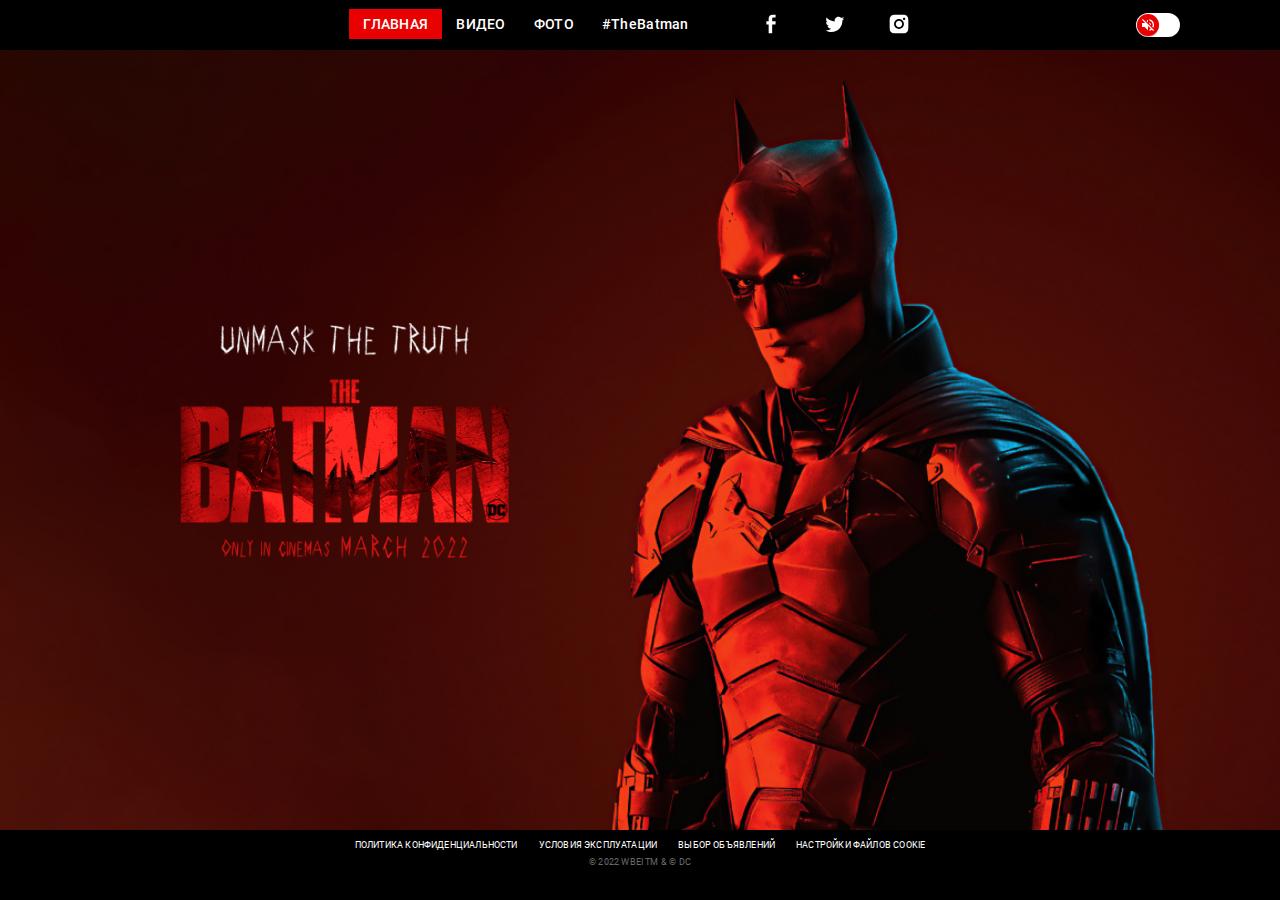
<file: index.html>
<!DOCTYPE html>
<html lang="en">
<head>
    <meta charset="UTF-8">
    <meta http-equiv="X-UA-Compatible" content="IE=edge">
    <meta name="viewport" content="width=device-width, initial-scale=1.0">
    <title>Batman</title>
    <link rel="stylesheet" href="style/normalize.css">
    <link rel="stylesheet" href="style/style.css">
</head>
<body>
    <header class="header">
        <button class="burger"></button>
            <nav class="header__navigation navigation">
                <button class="navigation__close"></button>
                    <ul class="navigation__list">
                        <li class="navigation__item">
                            <a class="navigation__link navigation__link__active">Главная</a>
                        </li>
                        <li class="navigation__item">
                            <a class="navigation__link" href="video.html">Видео</a>
                        </li>
                        <li class="navigation__item">
                            <a class="navigation__link" href="photo.html">Фото</a>
                        </li>
                    </ul>
                    <p class="header__hashtag">#TheBatman</p>
                    <ul class="header__social  social">
                        <li class="social__item">
                            <a href="" class="social__link social__link__fb"></a>
                        </li>
                        <li class="social__item">
                            <a href="" class="social__link social__link__tw"></a>
                        </li>
                        <li class="social__item">
                            <a href="" class="social__link social__link__in"></a>
                        </li>
                    </ul>
            </nav>

            <div class="mute">
                <input class="mute__checkbox" type="checkbox" id="mute">
                <label for="mute" class="mute__label">mute</label>
            </div>
    </header>

    <main class="main main__index">
        <img class="logo" src="img/Logo.png" alt="Логотип к фильму Бэтмен" width="329" height="235">
    </main>

    <footer class="footer">
        <ul class="footer__links">
            <li><a href="#" class="footer__link">Политика конфиденциальности</a></li>
            <li><a href="#" class="footer__link">Условия эксплуатации</a></li>
            <li><a href="#" class="footer__link">Выбор объявлений</a></li>
            <li><a href="#" class="footer__link">Настройки файлов cookie</a></li>
        </ul>
        <p class="footer__copyright">© 2022 WBEI TM & © DC</p>

    </footer>
</body>
</html>
</file>
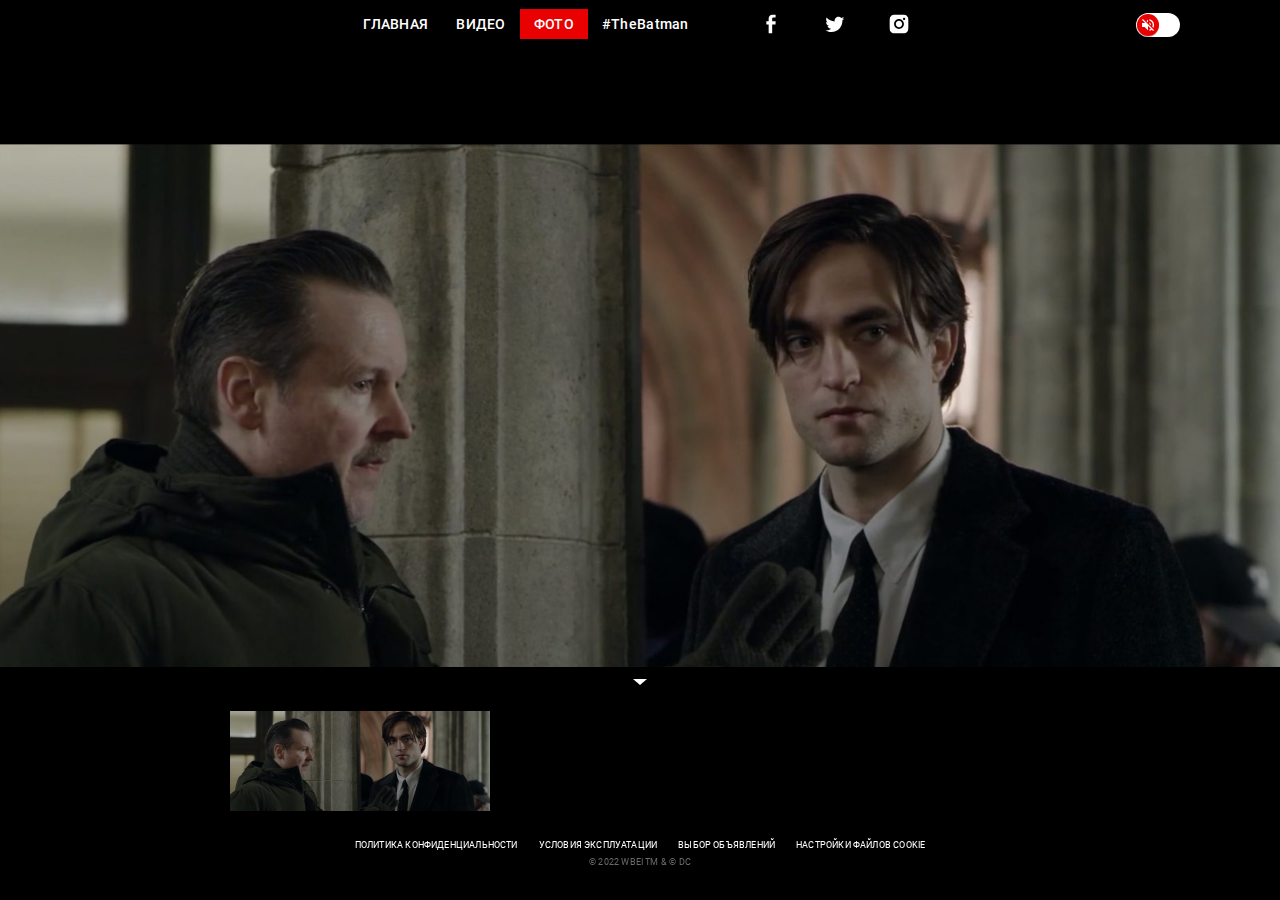
<file: photo.html>
<!DOCTYPE html>
<html lang="en">
<head>
    <meta charset="UTF-8">
    <meta http-equiv="X-UA-Compatible" content="IE=edge">
    <meta name="viewport" content="width=device-width, initial-scale=1.0">
    <title>Batman</title>
    <link rel="stylesheet" href="style/normalize.css">
    <link rel="stylesheet" href="style/swiper-bundle.min.css"/>
    <link rel="stylesheet" href="style/style.css">
    <script defer src="js/swiper-bundle.min.js"></script>
    <script defer src="js/script.js"></script>
</head>
<body>
    <header class="header">
        <button class="burger"></button>
            <nav class="header__navigation navigation">
                <button class="navigation__close"></button>
                    <ul class="navigation__list">
                        <li class="navigation__item">
                            <a class="navigation__link" href="photo.html">Главная</a>
                        </li>
                        <li class="navigation__item">
                            <a class="navigation__link" href="video.html">Видео</a>
                        </li>
                        <li class="navigation__item">
                            <a class="navigation__link navigation__link__active">Фото</a>
                        </li>
                    </ul>
                    <p class="header__hashtag">#TheBatman</p>
                    <ul class="header__social  social">
                        <li class="social__item">
                            <a href="" class="social__link social__link__fb"></a>
                        </li>
                        <li class="social__item">
                            <a href="" class="social__link social__link__tw"></a>
                        </li>
                        <li class="social__item">
                            <a href="" class="social__link social__link__in"></a>
                        </li>
                    </ul>
            </nav>

            <div class="mute">
                <input class="mute__checkbox" type="checkbox" id="mute">
                <label for="mute" class="mute__label">mute</label>
            </div>
    </header>

    <main class="main main__slider">
        <div class="slider__main swiper">
            <ul class="slider__main__list swiper-wrapper">
                <li class="slider__main__item swiper-slide">
                    <img src="photo/photo01.jpg" alt="фото" class="slider__main__img">
                </li>
                <li class="slider__main__item swiper-slide">
                    <img src="photo/photo02.jpg" alt="фото" class="slider__main__img">
                </li>
                <li class="slider__main__item swiper-slide">
                    <img src="photo/photo03.jpg" alt="фото" class="slider__main__img">
                </li>
            </ul>
        </div>

        <div class="pagination">
            <button class="pagination__arrow">
            </button>
            <div class="slider__thumbs swiper">
                <ul class="slider__thumbs__list swiper-wrapper">
                    <li class="slider__thumbs__item swiper-slide">
                        <img src="photo/photo01-thumbs.jpg" alt="превью фото" class="slider__thumbs__img" width="260" height="100">
                    </li>
                    <li class="slider__thumbs__item swiper-slide">
                        <img src="photo/photo02-thumbs.jpg" alt="превью фото" class="slider__thumbs__img" width="260" height="100">
                    </li>
                    <li class="slider__thumbs__item swiper-slide">
                        <img src="photo/photo03-thumbs.jpg" alt="превью фото" class="slider__thumbs__img" width="260" height="100">
                    </li>
                </ul>
            </div>
        </div>
    </main>

    <footer class="footer">
        <ul class="footer__links">
            <li><a href="#" class="footer__link">Политика конфиденциальности</a></li>
            <li><a href="#" class="footer__link">Условия эксплуатации</a></li>
            <li><a href="#" class="footer__link">Выбор объявлений</a></li>
            <li><a href="#" class="footer__link">Настройки файлов cookie</a></li>
        </ul>
        <p class="footer__copyright">© 2022 WBEI TM & © DC</p>

    </footer>
</body>
</html>
</file>
<file: style/style.css>
@font-face {
    font-family: Roboto;
    font-weight: 400;
    font-display: swap;
    src: local('Roboto'),
        url('../fonts/roboto-v29-latin_cyrillic-regular.woff2') format('woff2'),
        url('../fonts/roboto-v29-latin_cyrillic-regular.woff') format('woff');
}

@font-face {
    font-family: Roboto;
    font-weight: 500;
    font-display: swap;
    src: local('Roboto'),
        url('../fonts/roboto-v29-latin_cyrillic-500.woff2') format('woff2'),
        url('../fonts/roboto-v29-latin_cyrillic-500.woff') format('woff');
}

html {
    box-sizing: border-box;
}

*, *::after, *::before {
    box-sizing: inherit;
}

body {
    height: 100vh;
    min-width: 320px;
    font-family: Roboto, sans-serif;
    background-color: black;
    color: #fff;
    display: flex;
    flex-direction: column;
    justify-content: space-between;
}

img {
    max-width: 100%;
    height: auto;
}

button {
    padding: 0;
    cursor: pointer;
}

a {
    color: inherit;
    text-decoration: none;
}

ul {
    list-style: none;
    margin: 0;
    padding: 0;
}

h1, h2, h3, p {
    margin: 0;
}

.burger {
    display: none;
}

.navigation__close {
    display: none;
}

.main {
    flex-grow: 1;
    position: relative;
}

.main__index {
    background-image: url('../img/bg.jpg');
    background-position: top;
    background-size: cover;
    display: flex;
    align-items: center;
    padding-left: 180px;
}

.logo {
    animation: zoomIn 1s;
}

@keyframes zoomIn {
    from {
        transform: scale3d(0,0,0);
    }
}

.footer {
    position: relative;
    z-index: 500;
    padding-top: 10px;
    padding-bottom: 10px;
    display: flex;
    flex-direction: column;
    align-items: center;
    font-size: 9px;
    line-height: 11px;
    letter-spacing: 0.02em;
    text-transform: uppercase;
    height: 70px;
}

.footer__copyright {
    color: #6a6a6a;
}

.main__slider {
    height: calc(100% - 120%);
}

.footer__links {
    display: flex;
    margin-bottom: 6px;
    gap: 21px;
}

.header {
    padding-top: 9px;
    padding-bottom: 9px;
    position: relative;
    height: 50px;
}

.navigation {
    display: flex;
    justify-content: center;
    font-weight: 500;
    font-size: 14px;
    line-height: 16px;
    letter-spacing: 0.02em;
    align-items: center;
}

.navigation__list {
    display: flex;
    text-transform: uppercase;
    margin-right: 14px;
}

.navigation__link {
    padding: 7px 14px;
    display: block;
}

.navigation__link__active {
    background-color: #E90000;
}

.header__hashtag {
    margin-right: 70px;
}

.social {
    display: flex;
    gap: 20px;
}

.social__item {
    margin-right: 20px;
}

.social__link {
    width: 24px;
    height: 24px;
    display: block;
}

.social__link__fb {
    background-image: url('../img/fb.svg');
}

.social__link__tw {
    background-image: url('../img/tw.svg');
}

.social__link__in {
    background-image: url('../img/in.svg');
}

.mute {
    position: absolute;
    right: 100px;
    top: 25px;
    width: 44px;
    height: 24px;
    overflow: hidden;
    background-color: #FFFFFF;
    border-radius: 30px;
    transform: translateY(-50%);
}

.mute__checkbox {
    position: relative;
    width: 100%;
    height: 100%;
    padding: 0;
    margin: 0;
    opacity: 0;
    cursor: pointer;
    z-index: 3;
}

.mute__label:before,
.mute__label:after {
    content: '';
    position: absolute;
    top: 1px;
    left: 1px;
    display: block;
    height: 22px;
    width: 22px;
    background-color: #E90000;
    box-shadow: 0px 1px 1px rgba(69, 2, 2, 0.3);
    border-radius: 50%;
    transition: left 0.3s ease-in-out, right 0.3s ease-in-out;
    background-position: center;
    background-repeat: no-repeat;
}

.mute__label:before {
    background-image: url('../img/volume_off.png');
}

.mute__label:after {
    right: -22px;
    left: auto;
    background-image: url('../img/volume_up.png');
}

.mute__checkbox:checked+.mute__label:before {
    left: -22px;
}

.mute__checkbox:checked+.mute__label:after {
    right: 1px;
}

.slider__main {
    height: 100%;
}

.slider__main__item {
    display: flex;
    align-items: center;
    justify-content: center;
}

.pagination {
    padding-left: 20px;
    padding-right: 20px;
    position: absolute;
    bottom: 0;
    left: 0;
    right: 0;
    background-color: #000;
    min-height: 144px;
    z-index: 400;
    padding-top: 12px;
    padding-bottom: 15px;
}

.pagination__arrow {
    display: block;
    margin: 0 auto 20px;
    width: 0;
    height: 0;
    border-left: 7px solid transparent;
    border-right: 7px solid transparent;
    border-bottom: 6px solid transparent;
    border-top: 6px solid #fff;
    background-color: transparent;
    transition: border-color 0.3s ease-in-out;
}

.slider__main__video {
    height: 100%;
    width: 100%;
    object-fit: contain;
}

.pagination__arrow:hover {
    border-top-color: #E90000;
}

.slider__thumbs {
    max-width: 820px;
}

@media (max-width: 1024px) {
    .mute {
        right: 20px;
    }

    .main__index {
        padding-left: 60px;
    }
}

@media (max-width: 768px) {
    .header {
        display: flex;
        align-items: center;
        padding-left: 20px;
        padding-right: 20px;
    }

    .burger {
        display: block;
        width: 20px;
        height: 12px;
        background-color: transparent;
        background-image: url('../img/burger.svg');
        border: none;
    }

    .navigation {
        position: fixed;
        top: 0;
        left: 0;
        bottom: 0;
        width: 240px;
        transform: translateX(-240px);
        background-color: #260707;
        flex-direction: column;
        justify-content: flex-start;
        padding-top: 90px;
        text-align: center;
        align-items: stretch;
        transition: transform 0.3s ease-in-out;
    }

    .navigation__active {
        transform: translateX(-240px);
    }

    .navigation__list {
        flex-direction: column;
        margin-right: 0;
        gap: 6px;
        margin-bottom: 6px;
    }

    .navigation__link {
        padding-top: 12px;
        padding-bottom: 12px;
    }

    .header__hashtag {
        margin-right: 0;
        margin-bottom: 40px;
    }

    .navigation__close {
        position: absolute;
        display: block;
        top: 20px;
        left: 20px;
        width: 16px;
        height: 16px;
        background-image: url('../img/close.svg');
        background-color: transparent;
        border: none;
    }

    .social {
        justify-content: center;
    }

    .main__index {
        padding-left: 30px;
    }

    .logo {
        width: 230px;
    }

    .footer {
        padding-left: 20px;
        padding-right: 20px;
        text-align: center;
    }
}

@media (max-width: 580px) {
    .main__index {
        align-items: flex-end;
        justify-content: center;
        padding-bottom: 64px;

padding-left: 0; background-image: linear-gradient(0.11deg, rgba(0, 0, 0, 0.76) 32.14%, rgba(255, 0, 0, 0) 72.56%),
        url('../img/bg-m.jpg')
    }

    .logo {
        width: 125px;
    }

    .footer {
        height: 50px;
        font-size: 6px;
        line-height: 7px;
    }

    .pagination__arrow {
        margin-bottom: 6px;
    }

    .pagination {
        min-height: 80px;
    }
}
</file>
